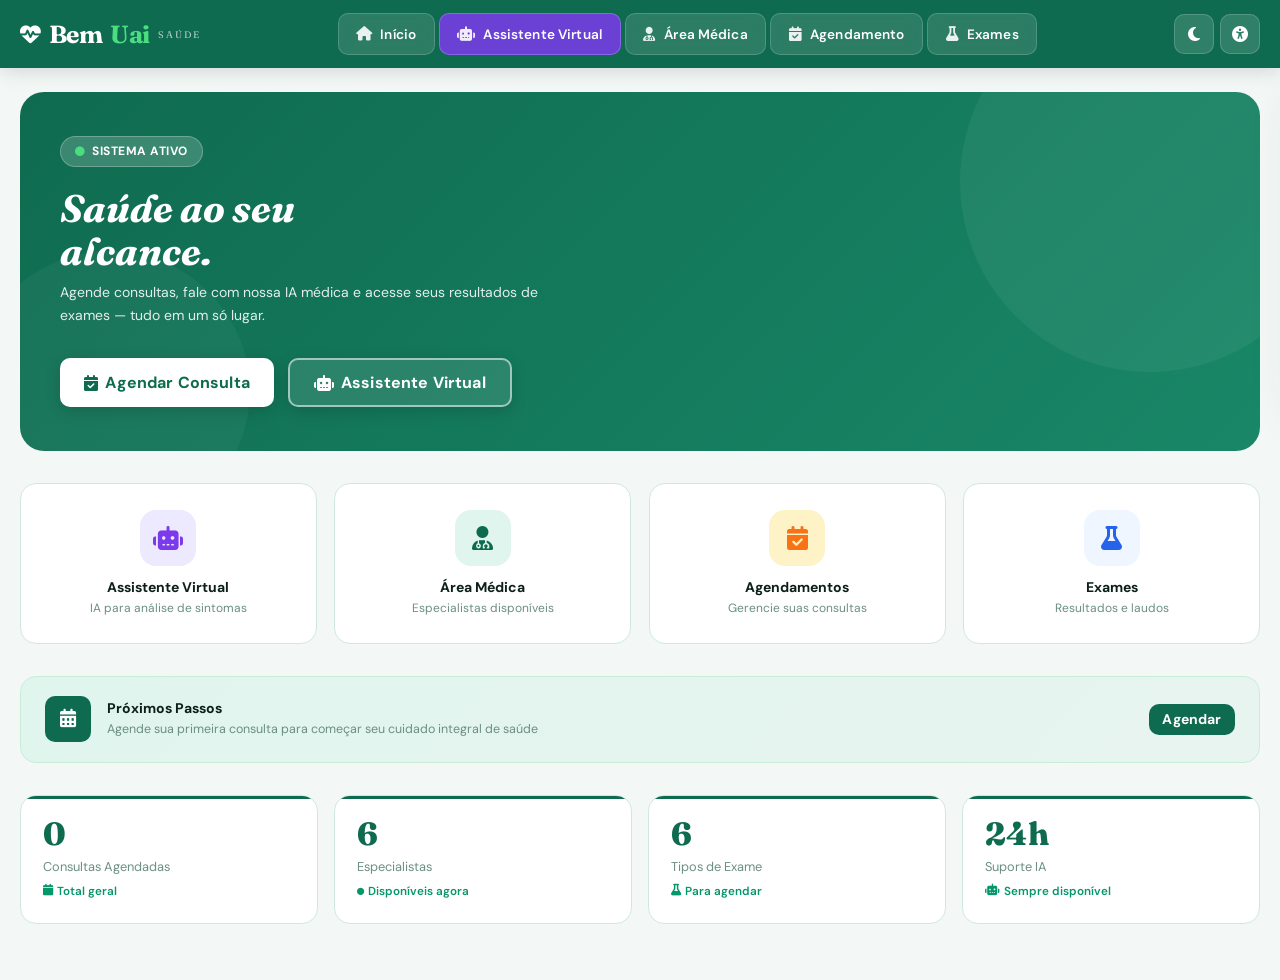
<file: bemUai/index.html>
<!DOCTYPE html>
<html lang="pt-BR" data-theme="light" data-font-size="normal">
<head>
  <meta charset="UTF-8">
  <meta name="viewport" content="width=device-width, initial-scale=1.0">
  <title>BemUai – Saúde ao seu alcance</title>

  <!-- Fontes -->
  <link rel="preconnect" href="https://fonts.googleapis.com">
  <link href="https://fonts.googleapis.com/css2?family=DM+Sans:ital,wght@0,300;0,400;0,500;0,600;0,700;0,800;1,400&family=Fraunces:ital,wght@0,400;0,700;0,900;1,400;1,700&display=swap" rel="stylesheet">
  <link rel="stylesheet" href="https://cdnjs.cloudflare.com/ajax/libs/font-awesome/6.4.0/css/all.min.css">

  <!-- Estilos modularizados -->
  <link rel="stylesheet" href="src/css/tokens.css">
  <link rel="stylesheet" href="src/css/base.css">
  <link rel="stylesheet" href="src/css/components.css">
  <link rel="stylesheet" href="src/css/layout.css">
  <link rel="stylesheet" href="src/css/pages.css">
</head>
<body>

<a class="skip-link" href="#main">Pular para o conteúdo</a>

<!-- ══ A11Y PANEL ══ -->
<div class="a11y-panel" id="a11yPanel" role="dialog" aria-label="Acessibilidade" aria-hidden="true">
  <h3><i class="fas fa-universal-access"></i> Acessibilidade</h3>
  <div class="a11y-row">
    <label for="tglTheme"><i class="fas fa-moon"></i> Modo Escuro</label>
    <label class="tgl"><input type="checkbox" id="tglTheme" onchange="a11y.setTheme(this.checked)"><span class="tgl-s"></span></label>
  </div>
  <div class="a11y-row">
    <label><i class="fas fa-text-height"></i> Tamanho da Fonte</label>
    <div class="a11y-btns">
      <button class="abt on" id="fs-normal" onclick="a11y.setFS('normal')" aria-label="Fonte normal">A</button>
      <button class="abt" id="fs-large"    onclick="a11y.setFS('large')"  aria-label="Fonte grande">A+</button>
      <button class="abt" id="fs-xlarge"   onclick="a11y.setFS('xlarge')" aria-label="Fonte extra grande">A++</button>
    </div>
  </div>
  <div class="a11y-row">
    <label for="tglContrast"><i class="fas fa-adjust"></i> Alto Contraste</label>
    <label class="tgl"><input type="checkbox" id="tglContrast" onchange="a11y.setContrast(this.checked)"><span class="tgl-s"></span></label>
  </div>
  <div class="a11y-row">
    <label for="tglDys"><i class="fas fa-book-open"></i> Fonte Dislexia</label>
    <label class="tgl"><input type="checkbox" id="tglDys" onchange="a11y.setDys(this.checked)"><span class="tgl-s"></span></label>
  </div>
  <div class="a11y-row">
    <label for="tglMotion"><i class="fas fa-wind"></i> Reduzir Animações</label>
    <label class="tgl"><input type="checkbox" id="tglMotion" onchange="a11y.setMotion(this.checked)"><span class="tgl-s"></span></label>
  </div>
</div>

<!-- ══ HEADER ══ -->
<header class="header">
  <div class="hdr-inner">
    <div class="logo" onclick="nav.go('home')" role="link" tabindex="0" aria-label="BemUai início">
      <i class="fas fa-heart-pulse"></i>
      Bem<span class="logo-dot">Uai</span>
      <span class="logo-sub">Saúde</span>
    </div>
    <nav class="hdr-desk" aria-label="Principal">
      <button class="hdr-link" onclick="nav.go('home')"             data-nav="home">      <i class="fas fa-home"></i> Início</button>
      <button class="hdr-link" onclick="auth.auth('virtual')"       data-nav="virtual"    style="background:rgba(124,58,237,.85);border-color:rgba(167,139,250,.5)"><i class="fas fa-robot"></i> Assistente Virtual</button>
      <button class="hdr-link" onclick="auth.auth('services')"      data-nav="services">  <i class="fas fa-user-doctor"></i> Área Médica</button>
      <button class="hdr-link" onclick="auth.auth('agendamento')"   data-nav="agendamento"><i class="fas fa-calendar-check"></i> Agendamento</button>
      <button class="hdr-link" onclick="auth.auth('exames')"        data-nav="exames">    <i class="fas fa-flask"></i> Exames</button>
    </nav>
    <div class="hdr-right">
      <div class="greet-chip" id="greetChip" style="display:none"><i class="fas fa-user-circle"></i><span id="greetName">Olá!</span></div>
      <button class="bi" onclick="a11y.quickTheme()" id="themeBtn" aria-label="Alternar tema"><i class="fas fa-moon"></i></button>
      <button class="bi" onclick="a11y.toggleA11y()" id="a11yBtn" aria-label="Acessibilidade" aria-expanded="false"><i class="fas fa-universal-access"></i></button>
      <div id="hdrAuth" class="hide" style="display:contents">
        <button class="bi" onclick="auth.auth('profile')" aria-label="Meu Perfil"><i class="fas fa-user-circle"></i></button>
        <button class="bi" onclick="auth.logout()"        aria-label="Sair"><i class="fas fa-sign-out-alt"></i></button>
      </div>
    </div>
    <button class="hamburger" id="hamburger" onclick="nav.toggleMobileMenu()" aria-label="Menu" aria-expanded="false">
      <span></span><span></span><span></span>
    </button>
  </div>
</header>

<!-- ══ MOBILE MENU ══ -->
<div class="mobile-menu" id="mobileMenu">
  <div class="mobile-nav-link" onclick="nav.go('home');nav.closeMobileMenu()"><i class="fas fa-home"></i> Início</div>
  <div class="mobile-nav-link" onclick="auth.auth('virtual');nav.closeMobileMenu()"     style="color:#A78BFA"><i class="fas fa-robot"></i> Assistente Virtual</div>
  <div class="mobile-nav-link" onclick="auth.auth('services');nav.closeMobileMenu()">   <i class="fas fa-user-doctor"></i> Área Médica</div>
  <div class="mobile-nav-link" onclick="auth.auth('agendamento');nav.closeMobileMenu()"><i class="fas fa-calendar-check"></i> Agendamento</div>
  <div class="mobile-nav-link" onclick="auth.auth('exames');nav.closeMobileMenu()">     <i class="fas fa-flask"></i> Exames</div>
  <div class="mobile-divider"></div>
  <div id="mobileAuthLinks">
    <div class="mobile-nav-link" onclick="auth.auth('profile');nav.closeMobileMenu()"><i class="fas fa-user-circle"></i> Meu Perfil</div>
    <div class="mobile-nav-link" onclick="auth.logout();nav.closeMobileMenu()" style="color:#F87171"><i class="fas fa-sign-out-alt"></i> Sair</div>
  </div>
  <div id="mobileGuestLink">
    <div class="mobile-nav-link" onclick="auth.showAuth();nav.closeMobileMenu()" style="color:#4ADE80"><i class="fas fa-sign-in-alt"></i> Entrar / Criar Conta</div>
  </div>
</div>

<!-- ══ MAIN ══ -->
<main class="main" id="main" tabindex="-1">

  <!-- HOME -->
  <section id="home" class="section active" aria-label="Início">
    <div class="dash-header">
      <div class="dash-badge"><i class="fas fa-circle"></i> Sistema Ativo</div>
      <p class="dash-greeting" id="dashGreeting" style="opacity:.82;font-size:.9rem;margin-bottom:.4rem;position:relative;z-index:1"></p>
      <h1 class="dash-title">Saúde ao seu<br>alcance.</h1>
      <p class="dash-subtitle">Agende consultas, fale com nossa IA médica e acesse seus resultados de exames — tudo em um só lugar.</p>
      <div class="dash-cta">
        <button class="btn" onclick="auth.auth('agendamento')"><i class="fas fa-calendar-check"></i> Agendar Consulta</button>
        <button class="btn btn-out" onclick="auth.auth('virtual')"><i class="fas fa-robot"></i> Assistente Virtual</button>
      </div>
    </div>
    <div class="quick-grid">
      <div class="qcard qcard-purple" onclick="auth.auth('virtual')"     tabindex="0" role="button"><div class="qcard-icon"><i class="fas fa-robot"></i></div><h4>Assistente Virtual</h4><p>IA para análise de sintomas</p></div>
      <div class="qcard qcard-green"  onclick="auth.auth('services')"    tabindex="0" role="button"><div class="qcard-icon"><i class="fas fa-user-doctor"></i></div><h4>Área Médica</h4><p>Especialistas disponíveis</p></div>
      <div class="qcard qcard-orange" onclick="auth.auth('my-bookings')" tabindex="0" role="button"><div class="qcard-icon"><i class="fas fa-calendar-check"></i></div><h4>Agendamentos</h4><p>Gerencie suas consultas</p></div>
      <div class="qcard qcard-blue"   onclick="auth.auth('exames')"      tabindex="0" role="button"><div class="qcard-icon"><i class="fas fa-flask"></i></div><h4>Exames</h4><p>Resultados e laudos</p></div>
    </div>
    <div class="next-banner">
      <div class="next-icon"><i class="fas fa-calendar-alt"></i></div>
      <div class="next-info"><h4>Próximos Passos</h4><p>Agende sua primeira consulta para começar seu cuidado integral de saúde</p></div>
      <button class="btn btn-sm" onclick="auth.auth('agendamento')">Agendar</button>
    </div>
    <div class="stats-row">
      <div class="stat-card"><div class="stat-num" id="st1">0</div><div class="stat-label">Consultas Agendadas</div><div class="stat-trend"><i class="fas fa-calendar"></i> Total geral</div></div>
      <div class="stat-card"><div class="stat-num">6</div><div class="stat-label">Especialistas</div><div class="stat-trend"><i class="fas fa-circle" style="font-size:.45rem"></i> Disponíveis agora</div></div>
      <div class="stat-card"><div class="stat-num">6</div><div class="stat-label">Tipos de Exame</div><div class="stat-trend"><i class="fas fa-flask"></i> Para agendar</div></div>
      <div class="stat-card"><div class="stat-num">24h</div><div class="stat-label">Suporte IA</div><div class="stat-trend"><i class="fas fa-robot"></i> Sempre disponível</div></div>
    </div>
  </section>

  <!-- ASSISTENTE VIRTUAL -->
  <section id="virtual" class="section" aria-label="Assistência Virtual">
    <div class="sec-head"><h2 class="sec-title"><i class="fas fa-robot" style="color:var(--purple)"></i> Assistência Virtual</h2><p class="sec-sub">Nossa IA analisa seus sintomas — disponível 24 horas</p></div>
    <div class="ai-badge"><i class="fas fa-sparkles"></i> Powered by IA · BemBot v2</div>
    <div class="chat-wrap" role="region" aria-label="Chat assistente">
      <div class="chat-hdr">
        <div class="bot-avatar" aria-hidden="true"><i class="fas fa-robot"></i></div>
        <div class="chat-hdr-info"><h3>BemBot</h3><p><span class="online-dot"></span> Online · Respondendo em segundos</p></div>
        <button class="bi" onclick="chat.initChat()" aria-label="Reiniciar" style="margin-left:auto"><i class="fas fa-rotate-right"></i></button>
      </div>
      <div class="chat-body" id="chatBody" aria-live="polite"></div>
      <div class="chat-input-area">
        <input class="chat-input" id="chatInput" type="text" placeholder="Descreva seus sintomas…" aria-label="Mensagem" onkeydown="if(event.key==='Enter')chat.sendChat()">
        <button class="chat-send" onclick="chat.sendChat()" aria-label="Enviar"><i class="fas fa-paper-plane"></i></button>
      </div>
    </div>
  </section>

  <!-- PROFISSIONAIS -->
  <section id="services" class="section" aria-label="Área Médica">
    <div class="sec-head"><h2 class="sec-title">Área Médica</h2><p class="sec-sub">Escolha o especialista ideal para o seu cuidado</p></div>
    <div class="search-bar" role="search"><i class="fas fa-search"></i><input type="search" id="searchInput" placeholder="Buscar por nome, especialidade…" oninput="profs.renderProfs()" aria-label="Buscar profissional"></div>
    <div class="cats" role="list" id="catList">
      <div class="cat active" data-c="all"        onclick="profs.setCat('all')"        role="listitem" tabindex="0"><i class="fas fa-grip"></i> Todos</div>
      <div class="cat" data-c="psicologia"        onclick="profs.setCat('psicologia')" role="listitem" tabindex="0"><i class="fas fa-brain"></i> Psicologia</div>
      <div class="cat" data-c="fisioterapia"      onclick="profs.setCat('fisioterapia')" role="listitem" tabindex="0"><i class="fas fa-person-walking"></i> Fisioterapia</div>
      <div class="cat" data-c="massagem"          onclick="profs.setCat('massagem')"   role="listitem" tabindex="0"><i class="fas fa-spa"></i> Massagem</div>
      <div class="cat" data-c="nutricao"          onclick="profs.setCat('nutricao')"   role="listitem" tabindex="0"><i class="fas fa-apple-whole"></i> Nutrição</div>
      <div class="cat" data-c="personal"          onclick="profs.setCat('personal')"   role="listitem" tabindex="0"><i class="fas fa-dumbbell"></i> Personal</div>
      <div class="cat" data-c="neurologia"        onclick="profs.setCat('neurologia')" role="listitem" tabindex="0"><i class="fas fa-brain"></i> Neurologia</div>
    </div>
    <div class="prof-grid" id="profGrid" aria-live="polite"></div>
  </section>

  <!-- PROF DETAIL -->
  <section id="prof-detail" class="section" aria-label="Detalhes do profissional">
    <button class="back-btn" onclick="nav.go('services')"><i class="fas fa-arrow-left"></i> Voltar</button>
    <div id="profDetailContent"></div>
  </section>

  <!-- AGENDAMENTO -->
  <section id="agendamento" class="section" aria-label="Agendar consulta">
    <button class="back-btn" id="bookBackBtn" onclick="nav.goBookBack(profs.getCurProf())"><i class="fas fa-arrow-left"></i> Voltar</button>
    <div class="sec-head"><h2 class="sec-title">Agendar Consulta</h2><p class="sec-sub">Escolha data, horário e profissional</p></div>
    <div id="bookProfInfo"></div>
    <div class="booking-layout">
      <div>
        <div class="book-card">
          <h3><i class="fas fa-calendar"></i> Selecione a Data</h3>
          <div class="cal-nav">
            <button class="cal-nav-btn" onclick="cal.calPrev()" aria-label="Mês anterior"><i class="fas fa-chevron-left"></i></button>
            <span id="calMonthLabel" style="font-family:var(--fh)"></span>
            <button class="cal-nav-btn" onclick="cal.calNext()" aria-label="Próximo mês"><i class="fas fa-chevron-right"></i></button>
          </div>
          <div class="cal-grid" id="calGrid" role="grid"></div>
        </div>
        <div class="book-card" style="margin-top:1.1rem">
          <h3><i class="fas fa-clock"></i> Horários Disponíveis</h3>
          <div id="timePlaceholder" style="color:var(--t3);font-size:var(--fs-s);padding:.5rem 0"><i class="fas fa-info-circle"></i> Selecione uma data para ver os horários</div>
          <div class="time-grid" id="timeGrid" role="listbox" style="display:none"></div>
        </div>
      </div>
      <div>
        <div class="book-card">
          <h3><i class="fas fa-user-doctor"></i> Profissional e Dados</h3>
          <div class="field">
            <label for="bkSpec">Especialidade</label>
            <select id="bkSpec" onchange="cal.updateProfFromSpec()">
              <option value="">Selecionar especialidade…</option>
              <option value="psicologia">Psicologia</option>
              <option value="fisioterapia">Fisioterapia</option>
              <option value="massagem">Massagem Terapêutica</option>
              <option value="nutricao">Nutrição</option>
              <option value="personal">Personal Trainer</option>
              <option value="neurologia">Neurologia</option>
            </select>
          </div>
          <div class="field"><label>Profissional Disponível</label><div id="availProfs" style="display:flex;flex-direction:column;gap:.5rem"></div></div>
          <div class="field"><label for="bkModality">Modalidade</label><select id="bkModality"><option value="presencial">Presencial</option><option value="online">Online (Videochamada)</option></select></div>
          <div class="field"><label for="bkNotes">Observações (opcional)</label><input type="text" id="bkNotes" placeholder="Algo que o profissional deva saber…"></div>
          <div id="bkSummary" style="display:none" class="field"><label>Resumo</label><div id="bkSummaryContent" style="background:var(--inp);border:1.5px solid var(--bdr);border-radius:var(--r1);padding:1rem;font-size:var(--fs-s);line-height:1.85"></div></div>
          <button class="btn btn-full" onclick="cal.confirmBooking()" style="margin-top:.5rem"><i class="fas fa-check-circle"></i> Confirmar Agendamento</button>
        </div>
      </div>
    </div>
  </section>

  <!-- CONFIRMAÇÃO -->
  <section id="book-confirm" class="section" aria-label="Agendamento confirmado" aria-live="polite">
    <div class="confirm-box" role="status">
      <div class="confirm-icon" aria-hidden="true"><i class="fas fa-check"></i></div>
      <h2>Agendamento Confirmado!</h2>
      <p>Sua consulta foi agendada com sucesso 🎉</p>
      <div class="confirm-whatsapp-note"><i class="fab fa-whatsapp"></i><span>Uma mensagem foi enviada para o telefone cadastrado.</span></div>
      <div class="confirm-details" id="confirmDetails"></div>
      <button class="btn" onclick="nav.go('my-bookings')"><i class="fas fa-calendar-check"></i> Ver Meus Agendamentos</button>
      <button class="btn btn-out" onclick="nav.go('home')" style="margin-top:.6rem;border-color:rgba(255,255,255,.5);color:white"><i class="fas fa-home"></i> Voltar ao Início</button>
    </div>
  </section>

  <!-- EXAMES -->
  <section id="exames" class="section" aria-label="Exames">
    <div class="sec-head"><h2 class="sec-title">Exames</h2><p class="sec-sub">Agende exames e baixe seus laudos médicos</p></div>
    <div class="exam-filter-row">
      <button class="cat active" data-ef="all"         onclick="exams.setExamFilter('all')">        <i class="fas fa-grip"></i> Todos</button>
      <button class="cat"        data-ef="laboratorio" onclick="exams.setExamFilter('laboratorio')"><i class="fas fa-flask"></i> Laboratório</button>
      <button class="cat"        data-ef="imagem"      onclick="exams.setExamFilter('imagem')">    <i class="fas fa-x-ray"></i> Imagem</button>
      <button class="cat"        data-ef="cardiologia" onclick="exams.setExamFilter('cardiologia')"><i class="fas fa-heart-pulse"></i> Cardiologia</button>
    </div>
    <div class="exam-grid" id="examGrid" style="margin-bottom:2rem"></div>
    <div class="sec-head"><h3 class="sec-title" style="font-size:var(--fs-l)">Meus Resultados</h3><p class="sec-sub">Clique em "Ver Laudo" para baixar o documento</p></div>
    <div style="background:var(--card);border:1.5px solid var(--bdr);border-radius:var(--r2);overflow:hidden">
      <table class="exam-result-table" aria-label="Resultados de exames">
        <thead><tr><th>Exame</th><th>Data</th><th>Instituição</th><th>Status</th><th>Ação</th></tr></thead>
        <tbody id="examResultTable"></tbody>
      </table>
    </div>
  </section>

  <!-- AGENDAMENTOS -->
  <section id="my-bookings" class="section" aria-label="Meus agendamentos">
    <div class="sec-head"><h2 class="sec-title">Meus Agendamentos</h2><p class="sec-sub">Gerencie todas as suas consultas</p></div>
    <div class="bookings-list" id="bookingsList" aria-live="polite"></div>
  </section>

  <!-- PERFIL -->
  <section id="profile" class="section" aria-label="Meu perfil">
    <div class="profile-page">
      <div class="profile-banner">
        <div class="p-avatar"><i class="fas fa-user"></i></div>
        <h2 class="p-name" id="pName">Usuário</h2>
        <p class="p-email" id="pEmail">usuario@email.com</p>
      </div>
      <div class="prof-stats">
        <div class="pstat"><div class="pstat-num" id="ps1">0</div><div class="pstat-label">Consultas</div></div>
        <div class="pstat"><div class="pstat-num" id="ps2">0</div><div class="pstat-label">Confirmadas</div></div>
        <div class="pstat"><div class="pstat-num" id="ps3">0</div><div class="pstat-label">Canceladas</div></div>
      </div>
      <div class="profile-card">
        <h3><i class="fas fa-circle-info"></i> Informações Pessoais</h3>
        <ul class="info-list" style="list-style:none">
          <li><i class="fas fa-user"></i><span id="piName" style="color:var(--t1);font-weight:600">—</span></li>
          <li><i class="fas fa-id-card"></i><span id="piCpf" style="color:var(--t1);font-weight:600">—</span></li>
          <li><i class="fas fa-phone"></i><span id="piPhone" style="color:var(--t1);font-weight:600">—</span></li>
          <li><i class="fas fa-envelope"></i><span id="piEmail" style="color:var(--t1);font-weight:600">—</span></li>
          <li><i class="fas fa-calendar-alt"></i><span id="piSince" style="color:var(--t3)">Membro desde —</span></li>
        </ul>
      </div>
      <div class="profile-card">
        <h3><i class="fas fa-sliders"></i> Preferências de Acessibilidade</h3>
        <div class="pref-row"><span><i class="fas fa-moon"></i> Modo Escuro</span><label class="tgl"><input type="checkbox" id="profileTheme" onchange="a11y.setTheme(this.checked)"><span class="tgl-s"></span></label></div>
        <div class="pref-row"><span><i class="fas fa-adjust"></i> Alto Contraste</span><label class="tgl"><input type="checkbox" id="profileContrast" onchange="a11y.setContrast(this.checked)"><span class="tgl-s"></span></label></div>
        <div class="pref-row"><span><i class="fas fa-book-open"></i> Fonte Dislexia</span><label class="tgl"><input type="checkbox" id="profileDys" onchange="a11y.setDys(this.checked)"><span class="tgl-s"></span></label></div>
        <div class="pref-row"><span><i class="fas fa-wind"></i> Reduzir Animações</span><label class="tgl"><input type="checkbox" id="profileMotion" onchange="a11y.setMotion(this.checked)"><span class="tgl-s"></span></label></div>
      </div>
      <button class="btn btn-out btn-full" onclick="auth.logout()" style="margin-top:.5rem"><i class="fas fa-sign-out-alt"></i> Sair da Conta</button>
    </div>
  </section>

</main>

<!-- ══ BOTTOM NAV ══ -->
<nav class="bnav" aria-label="Navegação principal">
  <button class="ni active" onclick="nav.go('home')"            data-s="home"        aria-label="Início"><i class="fas fa-home"></i><span>Início</span></button>
  <button class="ni"        onclick="auth.auth('virtual')"      data-s="virtual"     aria-label="Assistente"><i class="fas fa-robot"></i><span>Bot</span></button>
  <button class="ni"        onclick="auth.auth('services')"     data-s="services"    aria-label="Médicos"><i class="fas fa-user-doctor"></i><span>Médicos</span></button>
  <button class="ni"        onclick="auth.auth('agendamento')"  data-s="agendamento" aria-label="Agendar"><i class="fas fa-calendar-check"></i><span>Agendar</span></button>
  <button class="ni"        onclick="auth.auth('exames')"       data-s="exames"      aria-label="Exames"><i class="fas fa-flask"></i><span>Exames</span></button>
</nav>

<!-- ══ TOAST ══ -->
<div id="toast-cnt" aria-live="assertive"></div>

<!-- ══ AUTH MODAL ══ -->
<div class="overlay" id="authModal" role="dialog" aria-modal="true" aria-labelledby="authTitle">
  <div class="modal">
    <button class="modal-close" onclick="auth.hideAuth()" aria-label="Fechar"><i class="fas fa-times"></i></button>
    <div style="text-align:center;margin-bottom:.5rem"><i class="fas fa-heart-pulse" style="font-size:2rem;color:var(--p)"></i></div>
    <h2 id="authTitle">Bem-vindo ao BemUai</h2>
    <p class="modal-sub" id="authSub">Entre para agendar consultas e muito mais</p>
    <form id="authForm" onsubmit="auth.handleAuth(event)" novalidate>
      <div id="nameField" style="display:none">
        <div class="field"><label for="authName">Nome Completo *</label><input type="text" id="authName" placeholder="Seu nome completo" autocomplete="name"><div class="field-error" id="nameErr">Preencha seu nome completo</div></div>
        <div class="field"><label for="authCpf">CPF *</label><input type="text" id="authCpf" placeholder="000.000.000-00" maxlength="14" oninput="auth.maskCPF(this)"><div class="field-note"><i class="fas fa-lock"></i> Seus dados são protegidos</div><div class="field-error" id="cpfErr">CPF inválido</div></div>
        <div class="field"><label for="authPhone">Telefone / WhatsApp *</label><input type="tel" id="authPhone" placeholder="(31) 99999-9999" maxlength="15" oninput="auth.maskPhone(this)"><div class="field-note"><i class="fab fa-whatsapp" style="color:#25D366"></i> Confirmações serão enviadas aqui</div><div class="field-error" id="phoneErr">Telefone inválido</div></div>
      </div>
      <div class="field"><label for="authEmail">E-mail *</label><input type="email" id="authEmail" placeholder="seu@email.com" required autocomplete="email"><div class="field-error" id="emailErr">E-mail inválido</div></div>
      <div class="field"><label for="authPass">Senha *</label><input type="password" id="authPass" placeholder="Mínimo 6 caracteres" required oninput="auth.checkPwd(this.value)"><div class="pwd-strength" id="pwdStr"><div class="pwd-bar" id="pwdBar"></div></div><div class="pwd-label" id="pwdLabel" style="color:var(--t3)"></div><div class="field-error" id="passErr">Senha deve ter mínimo 6 caracteres</div></div>
      <div id="confirmPassField" style="display:none"><div class="field"><label for="authPassConfirm">Confirmar Senha *</label><input type="password" id="authPassConfirm" placeholder="Repita a senha"><div class="field-error" id="passConfirmErr">Senhas não coincidem</div></div></div>
      <button type="submit" class="btn"><i class="fas fa-sign-in-alt"></i><span id="authBtnTxt">Entrar</span></button>
    </form>
    <div class="divider">ou</div>
    <div class="modal-foot"><span id="authFootTxt">Não tem conta?</span> <a onclick="auth.toggleAuth()" tabindex="0">Criar conta gratuita</a></div>
  </div>
</div>

<!-- ══ LAUDO MODAL ══ -->
<div class="overlay" id="laudoModal" role="dialog" aria-modal="true" aria-labelledby="laudoTitle">
  <div class="modal" style="max-width:520px">
    <button class="modal-close" onclick="exams.hideLaudo()" aria-label="Fechar"><i class="fas fa-times"></i></button>
    <h2 id="laudoTitle">Laudo Médico</h2>
    <p class="modal-sub">Visualize e baixe o laudo completo</p>
    <div id="laudoContent"></div>
    <button class="btn btn-full" onclick="exams.downloadLaudo()" id="laudoDownloadBtn"><i class="fas fa-download"></i> Baixar Laudo (.txt)</button>
  </div>
</div>

<!-- ══ APP ENTRYPOINT ══ -->
<script type="module">
  import * as authMod  from './src/js/auth.js';
  import * as navMod   from './src/js/navigation.js';
  import * as a11yMod  from './src/js/a11y.js';
  import * as chatMod  from './src/js/chat.js';
  import * as profsMod from './src/js/professionals.js';
  import * as calMod   from './src/js/booking-calendar.js';
  import * as examsMod from './src/js/exams.js';
  import * as bkMod    from './src/js/bookings.js';

  /* Expõe módulos globalmente para callbacks inline do HTML */
  window.auth  = authMod;
  window.nav   = navMod;
  window.a11y  = a11yMod;
  window.chat  = chatMod;
  window.profs = profsMod;
  window.cal   = calMod;
  window.exams = examsMod;

  /* Inicialização */
  a11yMod.loadA11y();
  authMod.loadUser();
  profsMod.renderProfs();
  examsMod.renderExams();
  examsMod.renderExamResults();
  calMod.buildCal();
  chatMod.initChat();

  const h = new Date().getHours();
  document.getElementById('dashGreeting').textContent = h<12 ? 'Bom dia 👋' : h<18 ? 'Boa tarde 👋' : 'Boa noite 👋';

  /* Fecha painéis ao clicar fora */
  document.addEventListener('click', e => {
    const p = document.getElementById('a11yPanel'), b = document.getElementById('a11yBtn');
    if (p.classList.contains('open') && !p.contains(e.target) && !b.contains(e.target)) a11yMod.closeA11y();
    const mm = document.getElementById('mobileMenu'), hb = document.getElementById('hamburger');
    if (mm.classList.contains('open') && !mm.contains(e.target) && !hb.contains(e.target)) navMod.closeMobileMenu();
  });
  document.addEventListener('keydown', e => {
    if (e.key === 'Escape') { authMod.hideAuth(); examsMod.hideLaudo(); a11yMod.closeA11y(); navMod.closeMobileMenu(); }
  });
  document.getElementById('authModal').addEventListener('click',  e => { if (e.target.id === 'authModal')  authMod.hideAuth(); });
  document.getElementById('laudoModal').addEventListener('click', e => { if (e.target.id === 'laudoModal') examsMod.hideLaudo(); });
</script>
</body>
</html>
</file>
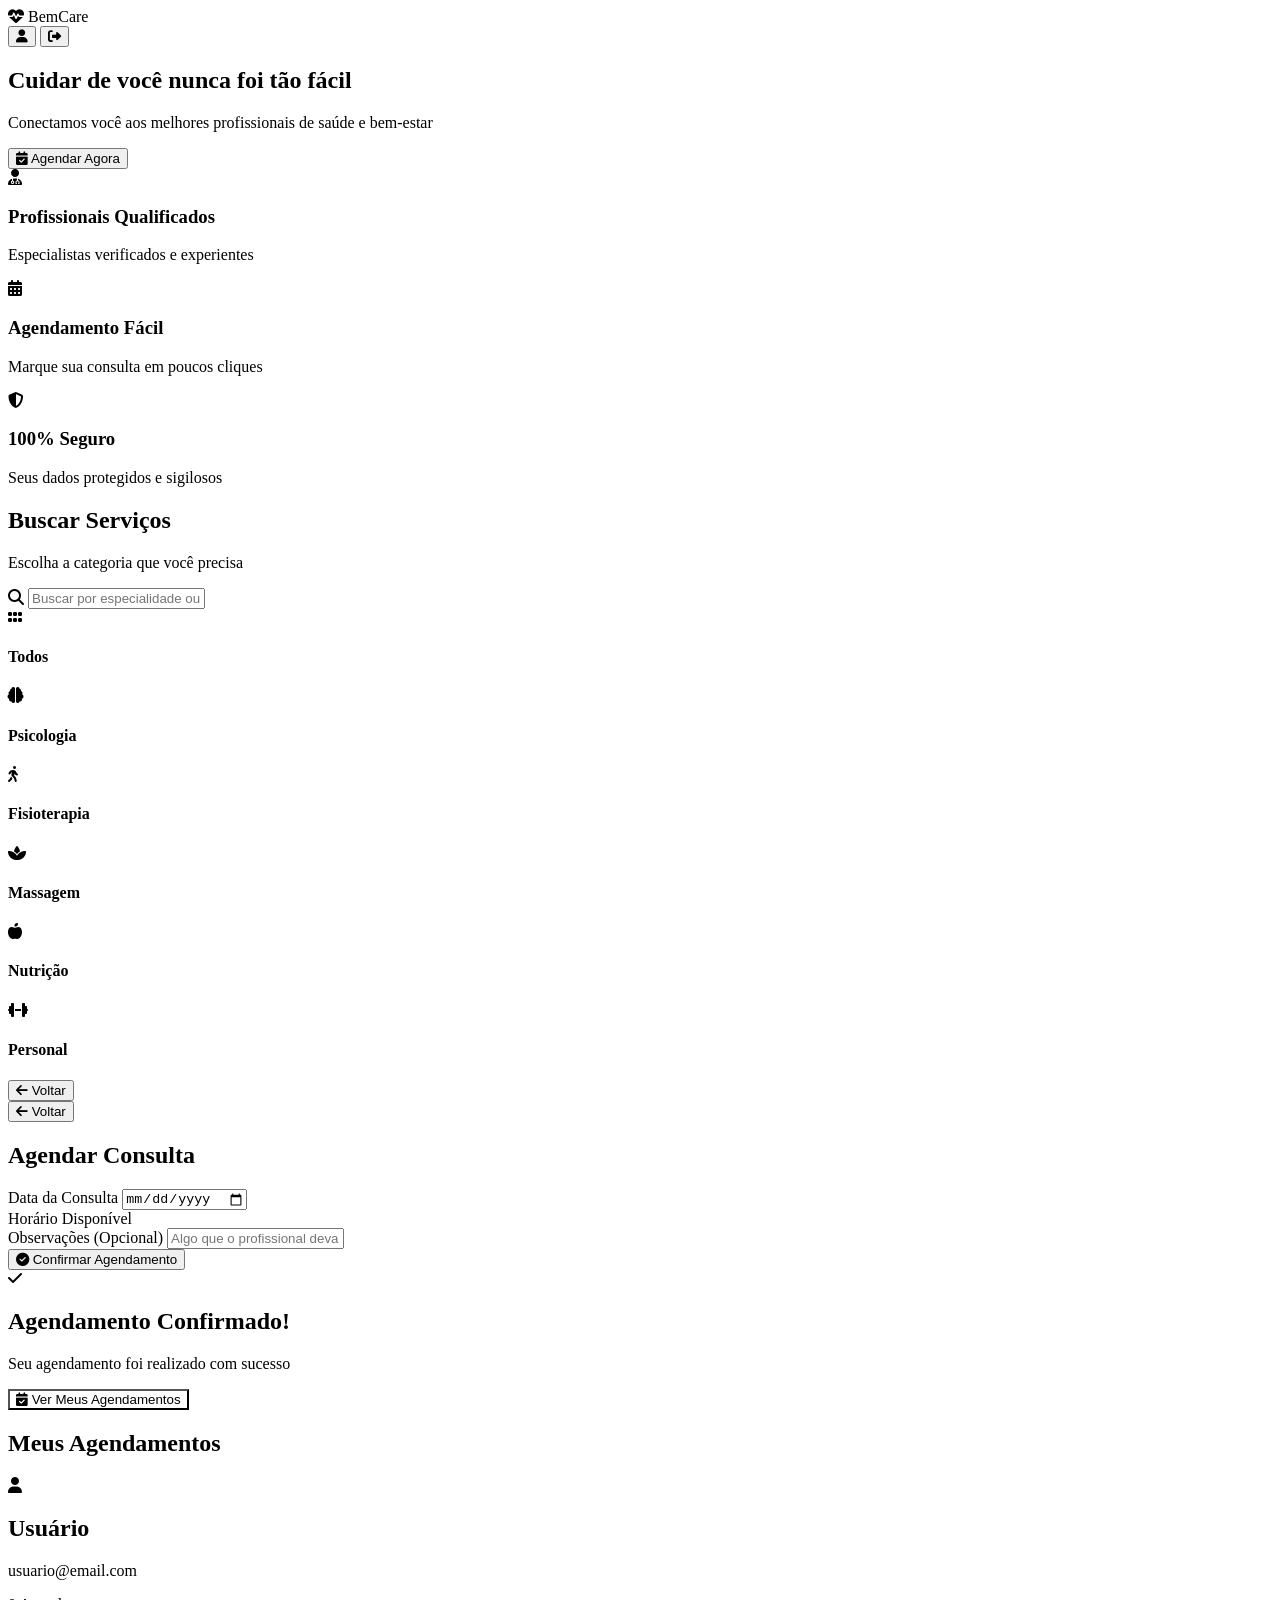
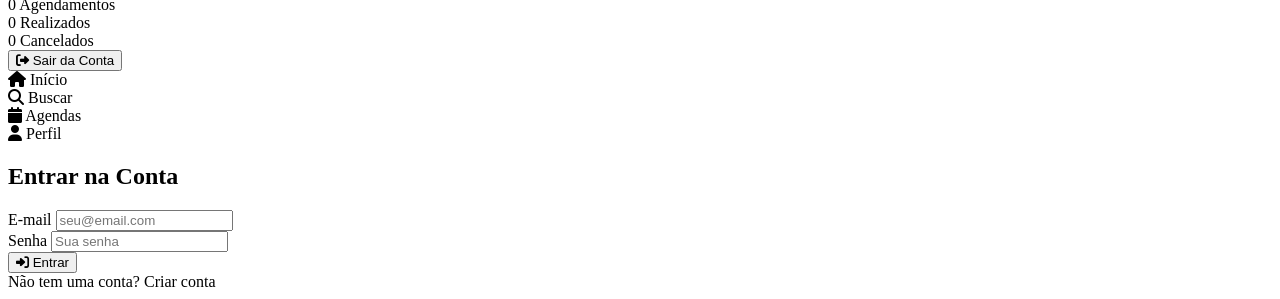
<file: una-projeto/index.html>
<!DOCTYPE html>
<html lang="pt-BR">
<head>
    <meta charset="UTF-8">
    <meta name="viewport" content="width=device-width, initial-scale=1.0">
    <title>BemCare - Agendamento de Serviços de Autocuidado</title>
    <link rel="stylesheet" href="https://cdnjs.cloudflare.com/ajax/libs/font-awesome/6.4.0/css/all.min.css">
    <body>
    <header class="header">
        <div class="header-content"> 
            <div class="logo"> 
                <i class="fas fa-heart-pulse"></i> 
                <span>BemCare</span>
            </div>
            <div class="header-actions hide" id="headerAction">
                <button class="btn-header" onclick="showSection('profile')">
                    <i class="fas fa-user"></i>
                </button>
                <button class="btn-header" onclick="logout()">
                    <i class="fas fa-sign-out-alt"></i>
                </button>
            </div>
        </div>
    </header>

    <main class="main-content">
        <section id="home" class="section active">
            <div class="hero">
                <h1>Cuidar de você nunca foi tão fácil</h1>
                <p>Conectamos você aos melhores profissionais de saúde e bem-estar</p>
                <button class="btn" onclick="checkAuthAndNavigate('services')">
                    <i class="fas fa-calendar-check"></i>
                    Agendar Agora
                </button>
            </div>

            <div class="highlights">
                <div class="highlight-card">
                    <i class="fas fa-user-doctor"></i>
                    <h3>Profissionais Qualificados</h3>
                    <p>Especialistas verificados e experientes</p>
                </div>
                <div class="highlight-card">
                    <i class="fas fa-calendar-days"></i>
                    <h3>Agendamento Fácil</h3>
                    <p>Marque sua consulta em poucos cliques</p>
                </div>
                <div class="highlight-card">
                    <i class="fas fa-shield-halved"></i>
                    <h3>100% Seguro</h3>
                    <p>Seus dados protegidos e sigilosos</p>
                </div>
            </div>
        </section>

        <section id="services" class="section">
            <h2 class="section-title">Buscar Serviços</h2>
            <p class="section-subtitle">Escolha a categoria que você precisa</p>

            <div class="search-bar">
                <i class="fas fa-search"></i>
                <input type="text" id="searchInput" placeholder="Buscar por especialidade ou profissional..." oninput="filterProfessionals()">
            </div>

            <div class="categories-grid">
                <div class="category-card" data-category="all" onclick="filterByCategory('all')">
                    <i class="fas fa-grip"></i>
                    <h4>Todos</h4>
                </div>
                <div class="category-card" data-category="psicologia" onclick="filterByCategory('psicologia')">
                    <i class="fas fa-brain"></i>
                    <h4>Psicologia</h4>
                </div>
                <div class="category-card" data-category="fisioterapia" onclick="filterByCategory('fisioterapia')">
                    <i class="fas fa-person-walking"></i>
                    <h4>Fisioterapia</h4>
                </div>
                <div class="category-card" data-category="massagem" onclick="filterByCategory('massagem')">
                    <i class="fas fa-spa"></i>
                    <h4>Massagem</h4>
                </div>
                <div class="category-card" data-category="nutricao" onclick="filterByCategory('nutricao')">
                    <i class="fas fa-apple-whole"></i>
                    <h4>Nutrição</h4>
                </div>
                <div class="category-card" data-category="personal" onclick="filterByCategory('personal')">
                    <i class="fas fa-dumbbell"></i>
                    <h4>Personal</h4>
                </div>
            </div>

            <div class="professionals-list" id="professionalsList"></div>
        </section>

        <section id="professional-detail" class="section">
            <button class="back-btn" onclick="showSection('services')">
                <i class="fas fa-arrow-left"></i>
                Voltar
            </button>
            <div id="professionalDetailContent"></div>
        </section>

        <section id="booking" class="section">
            <button class="back-btn" onclick="backToProfessionalDetail()">
                <i class="fas fa-arrow-left"></i>
                Voltar
            </button>

            <h2 class="section-title">Agendar Consulta</h2>
            
            <div class="booking-form">
                <div id="bookingProfessionalInfo"></div>
                
                <div class="form-group">
                    <label>Data da Consulta</label>
                    <input type="date" id="bookingDate" onchange="generateTimeSlots()">
                </div>

                <div class="form-group">
                    <label>Horário Disponível</label>
                    <div class="time-slots" id="timeSlots"></div>
                </div>

                <div class="form-group">
                    <label>Observações (Opcional)</label>
                    <input type="text" id="bookingNotes" placeholder="Algo que o profissional deva saber...">
                </div>

                <button class="btn" onclick="confirmBooking()">
                    <i class="fas fa-check-circle"></i>
                    Confirmar Agendamento
                </button>
            </div>
        </section>

        <section id="booking-confirmation" class="section">
            <div class="confirmation-box">
                <div class="confirmation-icon">
                    <i class="fas fa-check"></i>
                </div>
                <h2>Agendamento Confirmado!</h2>
                <p>Seu agendamento foi realizado com sucesso</p>
                
                <div class="confirmation-details" id="confirmationDetails"></div>

                <button class="btn" style="background: white; color: var(--primary);" onclick="showSection('my-bookings')">
                    <i class="fas fa-calendar-check"></i>
                    Ver Meus Agendamentos
                </button>
            </div>
        </section>

        <section id="my-bookings" class="section">
            <h2 class="section-title">Meus Agendamentos</h2>
            <div class="bookings-list" id="bookingsList"></div>
        </section>

        <section id="profile" class="section">
            <div class="user-profile">
                <div class="user-avatar">
                    <i class="fas fa-user"></i>
                </div>
                <div class="user-info">
                    <h2 id="userName">Usuário</h2>
                    <p id="userEmail">usuario@email.com</p>
                </div>

                <div class="user-stats">
                    <div class="stat-item">
                        <span class="stat-number" id="totalBookings">0</span>
                        <span class="stat-label">Agendamentos</span>
                    </div>
                    <div class="stat-item">
                        <span class="stat-number" id="completedBookings">0</span>
                        <span class="stat-label">Realizados</span>
                    </div>
                    <div class="stat-item">
                        <span class="stat-number" id="cancelledBookings">0</span>
                        <span class="stat-label">Cancelados</span>
                    </div>
                </div>

                <button class="btn btn-secondary" onclick="logout()">
                    <i class="fas fa-sign-out-alt"></i>
                    Sair da Conta
                </button>
            </div>
        </section>
    </main>

    <nav class="bottom-nav">
        <div class="nav-item active" onclick="showSection('home')" data-section="home">
            <i class="fas fa-home"></i>
            <span>Início</span>
        </div>
        <div class="nav-item" onclick="checkAuthAndNavigate('services')" data-section="services">
            <i class="fas fa-search"></i>
            <span>Buscar</span>
        </div>
        <div class="nav-item" onclick="checkAuthAndNavigate('my-bookings')" data-section="my-bookings">
            <i class="fas fa-calendar"></i>
            <span>Agendas</span>
        </div>
        <div class="nav-item" onclick="checkAuthAndNavigate('profile')" data-section="profile">
            <i class="fas fa-user"></i>
            <span>Perfil</span>
        </div>
    </nav>

    <div class="modal-overlay" id="authModal">
        <div class="modal">
            <h2 id="authTitle">Entrar na Conta</h2>
            <form id="authForm" onsubmit="handleAuth(event)">
                <div class="form-group" id="nameGroup" style="display: none;">
                    <label>Nome Completo</label>
                    <input type="text" id="authName" placeholder="Seu nome completo">
                </div>
                <div class="form-group">
                    <label>E-mail</label>
                    <input type="email" id="authEmail" placeholder="seu@email.com" required>
                </div>
                <div class="form-group">
                    <label>Senha</label>
                    <input type="password" id="authPassword" placeholder="Sua senha" required>
                </div>
                <button type="submit" class="btn">
                    <i class="fas fa-sign-in-alt"></i>
                    <span id="authButtonText">Entrar</span>
                </button>
            </form>
            <div class="modal-footer">
                <span id="authFooterText">Não tem uma conta?</span>
                <a onclick="toggleAuthMode()">Criar conta</a>
            </div>
        </div>
    </div>
</body>
</file>
<file: bemUai/src/css/tokens.css>
/* ═══════════════════════════════════════════════
   DESIGN TOKENS — BemUai
   Paleta de cores, tipografia, espaçamento e sombras
═══════════════════════════════════════════════ */

:root {
  /* ── Cores Primárias ── */
  --p:    #0F6B4F;
  --p2:   #1A8C69;
  --p3:   #E0F5EE;
  --p4:   #c7edd9;
 
  /* ── Cores de Destaque ── */
  --acc:  #F97316;
  --acc2: #FEF3C7;

  /* ── Cores Complementares ── */
  --blue:    #2563EB;
  --blue2:   #EFF6FF;
  --purple:  #7C3AED;
  --purple2: #EDE9FE;

  /* ── Fundos ── */
  --bg:   #F3F7F5;
  --bg2:  #EAF2ED;
  --card: #FFFFFF;
  --inp:  #F0F5F2;
  --nav:  #FFFFFF;

  /* ── Tipografia ── */
  --t1:   #0C1F18;
  --t2:   #2A4A3C;
  --t3:   #6B8F80;
  --inv:  #FFFFFF;

  /* ── Bordas e Sombras ── */
  --bdr:  #D0E8DC;
  --s1:   0 1px 4px rgba(15,107,79,.06);
  --s2:   0 4px 20px rgba(15,107,79,.10);
  --s3:   0 16px 56px rgba(15,107,79,.15);
  --s4:   0 2px 8px rgba(15,107,79,.08);

  /* ── Status ── */
  --ok:   #059669;
  --warn: #D97706;
  --err:  #DC2626;

  /* ── Bordas Arredondadas ── */
  --r1: 10px;
  --r2: 16px;
  --r3: 24px;
  --r4: 36px;

  /* ── Transição Global ── */
  --tr: .22s cubic-bezier(.4,0,.2,1);

  /* ── Fontes ── */
  --fh: 'Fraunces', serif;
  --fb: 'DM Sans', sans-serif;

  /* ── Layout ── */
  --nav-h:  68px;
  --bnav-h: 72px;
}

/* ══ TEMA ESCURO ══ */
[data-theme="dark"] {
  --p: #10B981; --p2: #34D399; --p3: #063D2B; --p4: #0A2E20;
  --acc: #FB923C; --acc2: #3D2100;
  --bg: #090F0C; --bg2: #0E1912; --card: #111D16; --inp: #182618; --nav: #0C1710;
  --t1: #E6F4EE; --t2: #9DC4B0; --t3: #5A7A6A;
  --bdr: #1A3324; --inv: #0C1710;
  --s1: 0 1px 4px rgba(0,0,0,.4);
  --s2: 0 4px 20px rgba(0,0,0,.5);
  --s3: 0 16px 56px rgba(0,0,0,.6);
  --blue2: #1A2E4A; --purple2: #1E1533;
}

/* ══ TAMANHOS DE FONTE ══ */
[data-font-size="normal"] { --fs: 1rem;    --fs-s:.875rem; --fs-l:1.125rem; --fs-xl:1.5rem;  --fs-h:2.4rem }
[data-font-size="large"]  { --fs: 1.1rem;  --fs-s:.975rem; --fs-l:1.25rem;  --fs-xl:1.7rem;  --fs-h:2.7rem }
[data-font-size="xlarge"] { --fs: 1.2rem;  --fs-s:1.05rem; --fs-l:1.35rem;  --fs-xl:1.9rem;  --fs-h:3rem }
</file>
<file: bemUai/src/css/base.css>
/* ═══════════════════════════════════════════════
   BASE — Reset, Tipografia & Animações
═══════════════════════════════════════════════ */

/* ── Reset ── */  
*,*::before,*::after { box-sizing:border-box; margin:0; padding:0 }
html { scroll-behavior:smooth; -webkit-text-size-adjust:100% }
body {
  font-family: var(--fb);
  font-size: var(--fs, 1rem);
  background: var(--bg);
  color: var(--t2);
  line-height: 1.65;
  overflow-x: hidden;
  padding-bottom: var(--bnav-h);
  transition: background var(--tr), color var(--tr);
}
h1,h2,h3,h4 { font-family: var(--fh); color: var(--t1); line-height: 1.15 }
button { cursor:pointer; font-family:inherit }
input, select, textarea { font-family:inherit }
img { display:block; max-width:100% }
a { color: var(--p); text-decoration:none }

/* ── Foco Visível (Acessibilidade) ── */
:focus-visible {
  outline: 2.5px solid var(--acc);
  outline-offset: 3px;
  border-radius: 4px;
}

/* ── Skip Link ── */
.skip-link {
  position:fixed; top:-100px; left:50%; transform:translateX(-50%);
  background:var(--acc); color:#fff; padding:.5rem 1.4rem;
  border-radius:0 0 var(--r1) var(--r1);
  font-weight:700; z-index:99999; text-decoration:none; transition:top .2s;
}
.skip-link:focus { top:0 }

/* ── Animações ── */
@keyframes fadeUp    { from{opacity:0;transform:translateY(20px)}  to{opacity:1;transform:translateY(0)} }
@keyframes fadeIn    { from{opacity:0}                              to{opacity:1} }
@keyframes scaleIn   { from{opacity:0;transform:scale(.94)}         to{opacity:1;transform:scale(1)} }
@keyframes toastIn   { from{transform:translateX(130%);opacity:0}   to{transform:translateX(0);opacity:1} }
@keyframes blink     { 0%,100%{opacity:1} 50%{opacity:0} }
@keyframes float     { 0%,100%{transform:translateY(0)} 50%{transform:translateY(-7px)} }
@keyframes pulse     { 0%,100%{box-shadow:0 0 0 0 rgba(16,185,129,.4)} 70%{box-shadow:0 0 0 12px rgba(16,185,129,0)} }
@keyframes spin      { to{transform:rotate(360deg)} }
@keyframes gradMove  { 0%{background-position:0% 50%} 50%{background-position:100% 50%} 100%{background-position:0% 50%} }
@keyframes slideDown { from{opacity:0;transform:translateY(-10px)}  to{opacity:1;transform:translateY(0)} }
@keyframes shimmer   { 0%{background-position:-200% 0} 100%{background-position:200% 0} }

/* ── Utilitários ── */
.hide          { display:none !important }
.text-center   { text-align:center }
.sep           { height:1.5px; background:var(--bdr); margin:1.5rem 0 }
</file>
<file: bemUai/src/css/components.css>
/* ═══════════════════════════════════════════════
   COMPONENTS — Botões, Cards, Badges, Modais
═══════════════════════════════════════════════ */

/* ══ BOTÕES ══ */
.btn {
  background: var(--p); color: white; border: none;
  padding: .75rem 1.5rem; border-radius: var(--r1);
  font-size: var(--fs); font-weight: 700;
  display: inline-flex; align-items: center; gap: .45rem; justify-content: center;
  transition: all var(--tr); position: relative; overflow: hidden;
  cursor: pointer; letter-spacing: .01em;
}
.btn:hover { transform:translateY(-2px); box-shadow:0 6px 20px rgba(15,107,79,.35); background:var(--p2) }
.btn:active { transform:translateY(0) }

.btn-out    { background:transparent; color:var(--p); border:2px solid var(--p) }
.btn-out:hover { background:var(--p); color:white }

.btn-acc    { background:var(--acc) }
.btn-acc:hover { box-shadow:0 6px 20px rgba(249,115,22,.4); background:#EA6A0A }

.btn-ghost  { background:var(--inp); color:var(--t2); border:1.5px solid var(--bdr) }
.btn-ghost:hover { border-color:var(--p); color:var(--p); background:var(--p3) }

.btn-red    { background:var(--err) }
.btn-red:hover { background:#C02020 }

.btn-purple { background:var(--purple) }
.btn-purple:hover { background:#6A2FCC; box-shadow:0 6px 20px rgba(124,58,237,.35) }

.btn-blue   { background:var(--blue) }

.btn-sm     { padding:.42rem .85rem; font-size:var(--fs-s) }
.btn-full   { width:100% }

/* ══ BADGES / CHIPS ══ */
.chip         { display:inline-flex; align-items:center; gap:.3rem; padding:.3rem .75rem; border-radius:99px; font-size:.78rem; font-weight:700 }
.chip-green   { background:var(--p3);     color:var(--p) }
.chip-orange  { background:var(--acc2);   color:var(--acc) }
.chip-blue    { background:var(--blue2);  color:var(--blue) }

.badge-pill   { padding:.2rem .65rem; border-radius:99px; font-size:.72rem; font-weight:700; display:inline-flex; align-items:center; gap:.3rem }
.badge-new    { background:var(--acc2); color:var(--acc) }

.ai-badge {
  display:inline-flex; align-items:center; gap:.35rem;
  background:var(--purple2); color:var(--purple);
  border-radius:99px; padding:.25rem .75rem;
  font-size:.72rem; font-weight:700;
  border:1px solid rgba(124,58,237,.2); margin-bottom:1rem;
}
[data-theme="dark"] .ai-badge { background:rgba(124,58,237,.15) }

.status-pill  { padding:.25rem .72rem; border-radius:99px; font-size:.72rem; font-weight:700 }
.sp-ok        { background:rgba(5,150,105,.1);   color:var(--ok) }
.sp-warn      { background:rgba(217,119,6,.12);  color:var(--warn) }
.sp-err       { background:rgba(220,38,38,.1);   color:var(--err) }
.sp-blue      { background:rgba(37,99,235,.1);   color:var(--blue) }

/* ══ FORMULÁRIOS ══ */
.field         { margin-bottom:1.3rem }
.field label   { display:block; font-weight:700; font-size:.76rem; text-transform:uppercase; letter-spacing:.6px; color:var(--t3); margin-bottom:.5rem; font-family:var(--fb) }
.field input, .field select, .field textarea {
  width:100%; padding:.78rem 1rem; border:1.5px solid var(--bdr);
  border-radius:var(--r1); font-size:var(--fs);
  background:var(--inp); color:var(--t1); outline:none;
  transition:border-color var(--tr), box-shadow var(--tr);
}
.field input:focus, .field select:focus, .field textarea:focus {
  border-color:var(--p); box-shadow:0 0 0 3px rgba(15,107,79,.1);
}
.field .field-error { font-size:.76rem; color:var(--err); margin-top:.35rem; display:none }
.field.has-error input, .field.has-error select { border-color:var(--err) }
.field.has-error .field-error { display:block }
.field-note  { font-size:.72rem; color:var(--t3); margin-top:.3rem }

[data-theme="dark"] .field input[type="date"]::-webkit-calendar-picker-indicator { filter:invert(1) }

/* ── Força de Senha ── */
.pwd-strength { height:4px; border-radius:2px; background:var(--bdr); margin-top:.4rem; overflow:hidden; transition:all var(--tr) }
.pwd-bar      { height:100%; border-radius:2px; transition:width .3s, background .3s; width:0 }
.pwd-label    { font-size:.72rem; margin-top:.3rem; font-weight:600; min-height:1em }

/* ══ MODAL ══ */
.overlay {
  position:fixed; inset:0; background:rgba(0,0,0,.55);
  backdrop-filter:blur(6px); display:none;
  align-items:center; justify-content:center;
  z-index:2000; padding:1rem; overflow-y:auto;
}
.overlay.active { display:flex }
.modal {
  background:var(--card); border-radius:var(--r3); padding:2.5rem;
  max-width:460px; width:100%; box-shadow:var(--s3);
  animation:scaleIn .25s ease both; border:1.5px solid var(--bdr);
  position:relative; margin:auto;
}
.modal-close {
  position:absolute; top:1rem; right:1rem;
  background:var(--inp); border:1.5px solid var(--bdr); color:var(--t3);
  width:34px; height:34px; border-radius:50%;
  display:flex; align-items:center; justify-content:center;
  font-size:.82rem; transition:all var(--tr); cursor:pointer;
}
.modal-close:hover { background:var(--err); color:white; border-color:var(--err) }
.modal h2        { text-align:center; margin-bottom:.5rem; font-size:var(--fs-xl) }
.modal-sub       { text-align:center; color:var(--t3); font-size:var(--fs-s); margin-bottom:1.75rem }
.modal .btn      { width:100%; margin-top:.75rem; padding:.88rem }
.modal-foot      { text-align:center; margin-top:1.25rem; color:var(--t3); font-size:var(--fs-s) }
.modal-foot a    { color:var(--p); font-weight:700; cursor:pointer }
.modal-foot a:hover { text-decoration:underline }

.divider { display:flex; align-items:center; gap:.75rem; margin:1.1rem 0; color:var(--t3); font-size:.78rem }
.divider::before, .divider::after { content:''; flex:1; height:1px; background:var(--bdr) }

/* ══ TOAST ══ */
#toast-cnt {
  position:fixed; top:80px; right:16px; z-index:9999;
  display:flex; flex-direction:column; gap:.45rem;
  pointer-events:none; max-width:340px;
}
.toast {
  background:var(--card); padding:.88rem 1.2rem; border-radius:var(--r1);
  box-shadow:var(--s3); display:flex; align-items:center; gap:.7rem;
  animation:toastIn .3s ease both; border:1.5px solid var(--bdr);
  pointer-events:auto; font-size:var(--fs-s); font-weight:600;
}
.toast.ok   { border-left:4px solid var(--ok) }
.toast.err  { border-left:4px solid var(--err) }
.toast.warn { border-left:4px solid var(--warn) }
.toast i    { font-size:1.1rem; flex-shrink:0 }
.toast.ok i   { color:var(--ok) }
.toast.err i  { color:var(--err) }
.toast.warn i { color:var(--warn) }

/* ══ EMPTY STATE ══ */
.empty    { text-align:center; padding:4rem 1rem; color:var(--t3) }
.empty i  { font-size:3.5rem; opacity:.2; margin-bottom:1rem; display:block }
.empty h3 { font-size:var(--fs-l); color:var(--t1); margin-bottom:.5rem }
.empty p  { font-size:var(--fs-s); margin-bottom:1.5rem }

/* ══ BACK BUTTON ══ */
.back-btn {
  background:var(--inp); border:1.5px solid var(--bdr); color:var(--p);
  padding:.48rem 1rem; border-radius:var(--r1);
  font-weight:700; font-size:var(--fs-s);
  display:inline-flex; align-items:center; gap:.45rem;
  margin-bottom:1.5rem; transition:all var(--tr); cursor:pointer;
}
.back-btn:hover { transform:translateX(-3px); background:var(--p3) }
</file>
<file: bemUai/src/css/layout.css>
/* ═══════════════════════════════════════════════
   LAYOUT — Header, Navegação & Seções
═══════════════════════════════════════════════ */ 

/* ══ HEADER ══ */
.header {
  background: var(--p); color: var(--inv); 
  height: var(--nav-h);
  display: flex; align-items: center;
  position: fixed; top: 0; left: 0; right: 0;
  z-index: 1000; box-shadow: 0 2px 20px rgba(0,0,0,.15);
}
.hdr-inner {
  max-width: 1380px; margin: 0 auto; width: 100%;
  padding: 0 1.25rem;
  display: flex; justify-content: space-between; align-items: center; gap: 1rem;
}

/* ── Logo ── */
.logo {
  font-family: var(--fh); font-size: 1.55rem; font-weight: 700;
  display: flex; align-items: center; gap: .5rem;
  cursor: pointer; letter-spacing: -.5px; white-space: nowrap;
}
.logo i       { font-size: 1.3rem }
.logo-dot     { color: #4ADE80 }
.logo-sub     { font-size:.6rem; font-weight:400; opacity:.65; letter-spacing:1.8px; text-transform:uppercase; margin-top:.15rem; margin-left:.05rem }

/* ── Nav Desktop ── */
.hdr-desk  { display:flex; align-items:center; gap:.25rem }
.hdr-link  {
  background:rgba(255,255,255,.12); border:1.5px solid rgba(255,255,255,.18);
  color:white; height:42px; padding:0 1.1rem; border-radius:var(--r1);
  display:flex; align-items:center; gap:.5rem;
  font-size:.85rem; font-weight:600; letter-spacing:.01em;
  transition:all var(--tr); white-space:nowrap; backdrop-filter:blur(8px); cursor:pointer;
}
.hdr-link:hover { background:rgba(255,255,255,.25); border-color:rgba(255,255,255,.35); transform:translateY(-1px) }
.hdr-link i     { font-size:.9rem; opacity:.9 }
.hdr-link.active-nav { background:rgba(255,255,255,.22); border-color:rgba(255,255,255,.4) }

/* ── Header Right ── */
.hdr-right  { display:flex; align-items:center; gap:.4rem }
.bi {
  background:rgba(255,255,255,.14); border:1.5px solid rgba(255,255,255,.18);
  color:white; width:40px; height:40px; border-radius:var(--r1);
  display:flex; align-items:center; justify-content:center;
  font-size:1rem; transition:all var(--tr); backdrop-filter:blur(8px);
  position:relative; overflow:hidden; cursor:pointer; flex-shrink:0;
}
.bi:hover   { background:rgba(255,255,255,.28); transform:translateY(-1px) }
.bi .badge  { position:absolute; top:5px; right:5px; width:7px; height:7px; background:var(--acc); border-radius:50%; animation:pulse 2s infinite }

.greet-chip {
  background:rgba(255,255,255,.18); border:1.5px solid rgba(255,255,255,.22);
  border-radius:99px; padding:.3rem .85rem;
  font-size:.8rem; font-weight:600;
  display:flex; align-items:center; gap:.4rem;
  white-space:nowrap; max-width:180px; overflow:hidden;
}
.greet-chip i { font-size:.75rem; flex-shrink:0 }

/* ── Hamburger ── */
.hamburger {
  display:none; flex-direction:column; gap:5px;
  background:rgba(255,255,255,.14); border:1.5px solid rgba(255,255,255,.18);
  width:40px; height:40px; border-radius:var(--r1);
  align-items:center; justify-content:center;
  cursor:pointer; transition:all var(--tr);
}
.hamburger:hover { background:rgba(255,255,255,.28) }
.hamburger span  { display:block; width:18px; height:2px; background:white; border-radius:2px; transition:all var(--tr) }
.hamburger.open span:nth-child(1) { transform:rotate(45deg) translate(5px,5px) }
.hamburger.open span:nth-child(2) { opacity:0 }
.hamburger.open span:nth-child(3) { transform:rotate(-45deg) translate(5px,-5px) }

/* ── Mobile Menu ── */
.mobile-menu {
  display:none; position:fixed; top:var(--nav-h); left:0; right:0;
  background:var(--p); z-index:990; padding:1rem 1.25rem 1.5rem;
  box-shadow:0 8px 32px rgba(0,0,0,.25); animation:slideDown .25s ease both;
}
.mobile-menu.open { display:block }
.mobile-nav-link  {
  display:flex; align-items:center; gap:.75rem; color:white;
  padding:.85rem 1rem; border-radius:var(--r1);
  font-size:.95rem; font-weight:600; cursor:pointer;
  transition:all var(--tr); border:1.5px solid transparent;
}
.mobile-nav-link:hover { background:rgba(255,255,255,.15); border-color:rgba(255,255,255,.25) }
.mobile-nav-link i { font-size:1.05rem; width:22px; text-align:center }
.mobile-divider    { height:1px; background:rgba(255,255,255,.15); margin:.5rem 0 }

/* ══ MAIN LAYOUT ══ */
.main    { max-width:1380px; margin:var(--nav-h) auto 0; padding:1.5rem 1.25rem }
.section { display:none; animation:fadeUp .35s ease both }
.section.active { display:block }

/* ── Section Header ── */
.sec-head  { margin-bottom:1.75rem }
.sec-title { font-size:var(--fs-xl); font-weight:700; margin-bottom:.35rem }
.sec-sub   { color:var(--t3); font-size:var(--fs-s) }

/* ══ BOTTOM NAV (Mobile) ══ */
.bnav {
  position:fixed; bottom:0; left:0; right:0;
  background:var(--nav); border-top:1.5px solid var(--bdr);
  display:flex; justify-content:space-around;
  padding:.6rem 0 .5rem; z-index:1000;
  transition:background var(--tr); box-shadow:0 -2px 16px rgba(0,0,0,.06);
}
.ni {
  display:flex; flex-direction:column; align-items:center; gap:.2rem;
  padding:.38rem .6rem; border-radius:var(--r1);
  color:var(--t3); border:none; background:transparent;
  font-family:inherit; cursor:pointer; transition:all var(--tr);
  position:relative; min-width:52px;
}
.ni i    { font-size:1.3rem; transition:transform var(--tr) }
.ni span { font-size:.6rem; font-weight:700; text-transform:uppercase; letter-spacing:.5px }
.ni.active  { color:var(--p) }
.ni.active i { transform:scale(1.1) }
.ni:hover { color:var(--p); background:var(--p3) }
.ni .dot { position:absolute; top:5px; right:8px; width:7px; height:7px; background:var(--acc); border-radius:50%; border:1.5px solid var(--nav) }

/* ══ A11Y PANEL ══ */
.a11y-panel {
  position:fixed; top:76px; right:-330px; width:305px;
  background:var(--card); border:1.5px solid var(--bdr);
  border-radius:var(--r2); padding:1.4rem;
  z-index:1500; box-shadow:var(--s3);
  transition:right .3s cubic-bezier(.4,0,.2,1);
}
.a11y-panel.open { right:12px }
.a11y-panel h3   { font-size:.72rem; text-transform:uppercase; letter-spacing:1.8px; color:var(--t3); margin-bottom:1rem; display:flex; align-items:center; gap:.4rem; font-family:var(--fb) }
.a11y-row  { display:flex; justify-content:space-between; align-items:center; padding:.65rem 0; border-bottom:1px solid var(--bdr) }
.a11y-row:last-child { border-bottom:none }
.a11y-row label { font-size:var(--fs-s); font-weight:600; color:var(--t1); display:flex; align-items:center; gap:.45rem }
.a11y-row label i { color:var(--p); font-size:.82rem; width:14px }
.a11y-btns { display:flex; gap:.35rem }
.abt       { background:var(--inp); border:1.5px solid var(--bdr); color:var(--t2); padding:.28rem .65rem; border-radius:8px; font-size:.82rem; font-weight:700; transition:all var(--tr) }
.abt:hover, .abt.on { background:var(--p); color:white; border-color:var(--p) }

/* ── Toggle Switch ── */
.tgl                    { position:relative; display:inline-block; width:42px; height:22px; flex-shrink:0 }
.tgl input              { opacity:0; width:0; height:0 }
.tgl-s                  { position:absolute; inset:0; background:var(--bdr); border-radius:22px; transition:background var(--tr); cursor:pointer }
.tgl-s::before          { content:''; position:absolute; width:16px; height:16px; left:3px; top:3px; background:white; border-radius:50%; transition:transform var(--tr); box-shadow:0 1px 4px rgba(0,0,0,.2) }
.tgl input:checked+.tgl-s               { background:var(--p) }
.tgl input:checked+.tgl-s::before       { transform:translateX(20px) }

/* ══ RESPONSIVO ══ */
@media(min-width:769px){
  body       { padding-bottom:0 }
  .bnav      { display:none }
  .hamburger { display:none }
  .hdr-desk  { display:flex }
}
@media(max-width:768px){
  .hdr-desk  { display:none }
  .hamburger { display:flex }
  .greet-chip { display:none !important }
  #toast-cnt  { right:8px; left:8px; max-width:none }
  .a11y-panel { right:-100vw; width:calc(100vw - 24px) }
  .a11y-panel.open { right:12px }
  .modal      { padding:1.75rem 1.25rem }
}
</file>
<file: bemUai/src/css/pages.css>
/* ══
   PAGES — Dashboard, Chat, Profissionais,
           Agendamento, Exames, Perfil 
═══*/  
   
/* ══ HOME / DASHBOARD ══ */
.dash-header { 
  background: linear-gradient(135deg, var(--p) 0%, #1A8A6A 55%, #1565A0 100%);
  border-radius: var(--r3); padding: 2.75rem 2.5rem;
  color: white; margin-bottom: 2rem; 
  position: relative; overflow: hidden;
  background-size: 200% 200%; animation: gradMove 10s ease infinite;
}
.dash-header::before { content:''; position:absolute; top:-100px; right:-80px; width:380px; height:380px; background:rgba(255,255,255,.05); border-radius:50% }
.dash-header::after  { content:''; position:absolute; bottom:-80px; left:-50px;  width:280px; height:280px; background:rgba(255,255,255,.04); border-radius:50% }

.dash-badge    { display:inline-flex; align-items:center; gap:.4rem; background:rgba(255,255,255,.18); border:1px solid rgba(255,255,255,.25); border-radius:99px; padding:.3rem .9rem; font-size:.75rem; font-weight:700; letter-spacing:.5px; text-transform:uppercase; margin-bottom:.85rem; position:relative; z-index:1 }
.dash-badge i  { color:#4ADE80; font-size:.6rem }
.dash-title    { font-family:var(--fh); font-size:var(--fs-h,2.4rem); color:white; margin-bottom:.6rem; position:relative; z-index:1; line-height:1.1; font-style:italic }
.dash-subtitle { opacity:.88; font-size:var(--fs-s); position:relative; z-index:1; margin-bottom:2rem; max-width:520px; line-height:1.6 }
.dash-cta      { display:flex; gap:.85rem; flex-wrap:wrap; position:relative; z-index:1 }
.dash-cta .btn { background:white; color:var(--p); box-shadow:0 4px 16px rgba(0,0,0,.15) }
.dash-cta .btn:hover { background:#F0FFF8; transform:translateY(-2px); box-shadow:0 8px 24px rgba(0,0,0,.2) }
.dash-cta .btn-out { border-color:rgba(255,255,255,.55); color:white; background:rgba(255,255,255,.1) }
.dash-cta .btn-out:hover { background:rgba(255,255,255,.22); border-color:rgba(255,255,255,.7) }

/* ── Quick Grid ── */
.quick-grid { display:grid; grid-template-columns:repeat(4,1fr); gap:1.1rem; margin-bottom:2rem }
.qcard      { background:var(--card); border:1.5px solid var(--bdr); border-radius:var(--r2); padding:1.6rem 1.2rem; text-align:center; cursor:pointer; transition:all var(--tr); position:relative; overflow:hidden }
.qcard::after { content:''; position:absolute; inset:0; background:linear-gradient(135deg,transparent 50%,rgba(15,107,79,.05)); opacity:0; transition:opacity var(--tr) }
.qcard:hover::after { opacity:1 }
.qcard:hover { transform:translateY(-5px); box-shadow:var(--s2); border-color:var(--p) }
.qcard-icon  { width:56px; height:56px; border-radius:var(--r2); display:flex; align-items:center; justify-content:center; font-size:1.5rem; margin:0 auto .85rem; transition:all var(--tr) }
.qcard:hover .qcard-icon { transform:scale(1.1) rotate(-5deg) }
.qcard h4    { font-size:var(--fs-s); font-weight:700; margin-bottom:.3rem; font-family:var(--fb); color:var(--t1) }
.qcard p     { font-size:.75rem; color:var(--t3); line-height:1.45 }
.qcard-green  .qcard-icon { background:var(--p3);     color:var(--p) }
.qcard-orange .qcard-icon { background:var(--acc2);   color:var(--acc) }
.qcard-blue   .qcard-icon { background:var(--blue2);  color:var(--blue) }
.qcard-purple .qcard-icon { background:var(--purple2); color:var(--purple) }

/* ── Next Banner ── */
.next-banner { background:linear-gradient(135deg,var(--p3),#E8F4F0); border:1.5px solid var(--p4); border-radius:var(--r2); padding:1.2rem 1.5rem; display:flex; align-items:center; gap:1rem; margin-bottom:2rem }
[data-theme="dark"] .next-banner { background:linear-gradient(135deg,var(--p3),#0A2E20) }
.next-icon   { width:46px; height:46px; background:var(--p); border-radius:var(--r1); display:flex; align-items:center; justify-content:center; color:white; font-size:1.15rem; flex-shrink:0 }
.next-info   { flex:1 }
.next-info h4 { font-size:var(--fs-s); font-weight:700; color:var(--t1); margin-bottom:.2rem; font-family:var(--fb) }
.next-info p  { font-size:.78rem; color:var(--t3) }

/* ── Stats ── */
.stats-row   { display:grid; grid-template-columns:repeat(auto-fit,minmax(155px,1fr)); gap:1rem; margin-bottom:2rem }
.stat-card   { background:var(--card); border:1.5px solid var(--bdr); border-radius:var(--r2); padding:1.4rem; position:relative; overflow:hidden }
.stat-card::before { content:''; position:absolute; top:0; left:0; right:0; height:3px; background:var(--p) }
.stat-num    { font-size:2rem; font-weight:800; color:var(--p); font-family:var(--fh); line-height:1 }
.stat-label  { font-size:.8rem; color:var(--t3); margin-top:.35rem; font-family:var(--fb) }
.stat-trend  { font-size:.73rem; color:var(--ok); margin-top:.3rem; display:flex; align-items:center; gap:.25rem; font-weight:600 }

/* ══ CHAT / ASSISTENTE VIRTUAL ══ */
.chat-wrap   { background:var(--card); border:1.5px solid var(--bdr); border-radius:var(--r3); overflow:hidden; display:flex; flex-direction:column; height:560px; box-shadow:var(--s2) }
.chat-hdr    { background:linear-gradient(135deg,var(--purple),#9333EA); padding:1.2rem 1.5rem; display:flex; align-items:center; gap:.9rem; color:white }
.bot-avatar  { width:48px; height:48px; background:rgba(255,255,255,.22); border-radius:50%; display:flex; align-items:center; justify-content:center; font-size:1.4rem; flex-shrink:0; animation:float 3s ease-in-out infinite; border:2px solid rgba(255,255,255,.3) }
.chat-hdr-info h3 { font-size:.95rem; font-weight:700; font-family:var(--fb) }
.chat-hdr-info p  { font-size:.75rem; opacity:.82; display:flex; align-items:center; gap:.35rem }
.online-dot  { width:7px; height:7px; background:#4ADE80; border-radius:50%; display:inline-block; animation:pulse 2s infinite }
.chat-body   { flex:1; overflow-y:auto; padding:1.35rem; display:flex; flex-direction:column; gap:.9rem }
.chat-body::-webkit-scrollbar       { width:4px }
.chat-body::-webkit-scrollbar-thumb { background:var(--bdr); border-radius:4px }

.msg         { max-width:80%; display:flex; flex-direction:column; gap:.25rem; animation:fadeUp .25s ease both }
.msg-bot     { align-self:flex-start }
.msg-user    { align-self:flex-end }
.bubble      { padding:.8rem 1.1rem; border-radius:var(--r2); font-size:var(--fs-s); line-height:1.6 }
.bubble-bot  { background:var(--inp); border-radius:6px var(--r2) var(--r2) var(--r2); color:var(--t1); border:1px solid var(--bdr) }
.bubble-user { background:linear-gradient(135deg,var(--purple),#9333EA); color:white; border-radius:var(--r2) 6px var(--r2) var(--r2) }
.msg-time    { font-size:.68rem; color:var(--t3) }

.chat-options { display:flex; flex-wrap:wrap; gap:.45rem; margin-top:.3rem }
.chat-opt     { background:var(--card); border:1.5px solid var(--purple); color:var(--purple); padding:.42rem .9rem; border-radius:99px; font-size:.8rem; font-weight:600; transition:all var(--tr); cursor:pointer }
.chat-opt:hover { background:var(--purple); color:white; transform:translateY(-1px) }

.typing-indicator { display:flex; align-items:center; gap:.3rem; padding:.75rem 1rem; background:var(--inp); border-radius:6px var(--r2) var(--r2) var(--r2); width:fit-content; border:1px solid var(--bdr) }
.typing-dot  { width:7px; height:7px; background:var(--t3); border-radius:50%; animation:blink 1.2s ease infinite }
.typing-dot:nth-child(2) { animation-delay:.2s }
.typing-dot:nth-child(3) { animation-delay:.4s }

.chat-input-area { padding:1rem 1.1rem; border-top:1.5px solid var(--bdr); display:flex; gap:.6rem; align-items:center; background:var(--card) }
.chat-input  { flex:1; background:var(--inp); border:1.5px solid var(--bdr); border-radius:99px; padding:.65rem 1.15rem; font-size:var(--fs-s); color:var(--t1); outline:none; transition:border-color var(--tr) }
.chat-input:focus { border-color:var(--purple) }
.chat-send   { width:40px; height:40px; background:linear-gradient(135deg,var(--purple),#9333EA); border:none; border-radius:50%; display:flex; align-items:center; justify-content:center; color:white; font-size:.95rem; transition:all var(--tr); flex-shrink:0; cursor:pointer }
.chat-send:hover { transform:scale(1.08); box-shadow:0 4px 14px rgba(124,58,237,.4) }

/* ══ PROFISSIONAIS ══ */
.search-bar  { background:var(--card); border:1.5px solid var(--bdr); border-radius:var(--r2); padding:.9rem 1.15rem; margin-bottom:1.35rem; display:flex; gap:.65rem; align-items:center; transition:border-color var(--tr),box-shadow var(--tr) }
.search-bar:focus-within { border-color:var(--p); box-shadow:0 0 0 3px rgba(15,107,79,.1) }
.search-bar i     { color:var(--t3); font-size:1.05rem }
.search-bar input { flex:1; border:none; outline:none; font-size:var(--fs); background:transparent; color:var(--t1) }
.search-bar input::placeholder { color:var(--t3) }

.cats { display:flex; gap:.6rem; flex-wrap:wrap; margin-bottom:1.5rem }
.cat  { background:var(--card); border:1.5px solid var(--bdr); border-radius:99px; padding:.45rem 1.05rem; font-size:var(--fs-s); font-weight:600; color:var(--t2); cursor:pointer; transition:all var(--tr); display:flex; align-items:center; gap:.4rem }
.cat:hover  { border-color:var(--p); color:var(--p); background:var(--p3) }
.cat.active { background:var(--p); color:white; border-color:var(--p) }
.cat i      { font-size:.82rem }

.prof-grid  { display:grid; grid-template-columns:repeat(auto-fill,minmax(265px,1fr)); gap:1.3rem }
.prof-card  { background:var(--card); border:1.5px solid var(--bdr); border-radius:var(--r2); overflow:hidden; cursor:pointer; transition:all var(--tr) }
.prof-card:hover { transform:translateY(-5px); box-shadow:var(--s3); border-color:var(--p) }
.prof-img   { width:100%; height:200px; object-fit:cover; background:var(--p3) }
.prof-body  { padding:1.2rem }
.prof-name  { font-size:var(--fs-l); font-weight:700; margin-bottom:.25rem; font-family:var(--fh) }
.prof-spec  { color:var(--p); font-size:.78rem; font-weight:700; text-transform:uppercase; letter-spacing:.7px; margin-bottom:.7rem }
.stars      { color:#F59E0B; font-size:.82rem; letter-spacing:.5px }
.rat-row    { display:flex; align-items:center; gap:.4rem; margin-bottom:.75rem }
.rat-txt    { color:var(--t3); font-size:.82rem }
.price-tag  { display:inline-flex; align-items:center; gap:.3rem; background:var(--p3); color:var(--p); padding:.3rem .75rem; border-radius:99px; font-size:.78rem; font-weight:700 }
.avail-badge { display:inline-flex; align-items:center; gap:.3rem; background:rgba(5,150,105,.1); color:var(--ok); padding:.3rem .75rem; border-radius:99px; font-size:.74rem; font-weight:700; margin-left:.4rem }
.avail-badge i { font-size:.6rem }

/* ── Detail ── */
.prof-detail-hero     { background:var(--card); border:1.5px solid var(--bdr); border-radius:var(--r2); overflow:hidden; margin-bottom:1.35rem }
.prof-detail-banner   { height:150px; background:linear-gradient(135deg,var(--p),var(--p2)); position:relative }
.prof-detail-avatar   { width:104px; height:104px; border-radius:var(--r2); object-fit:cover; border:4px solid var(--card); position:absolute; bottom:-42px; left:1.75rem; box-shadow:var(--s2) }
.prof-detail-info     { padding:3.25rem 1.75rem 1.75rem }
.prof-detail-info h2  { font-size:var(--fs-xl); margin-bottom:.3rem }
.info-row             { display:flex; flex-wrap:wrap; gap:.65rem; align-items:center; margin:.75rem 0 }
.detail-grid          { display:grid; grid-template-columns:1fr 1fr; gap:1.25rem; margin-bottom:1.25rem }
.det-card             { background:var(--card); border:1.5px solid var(--bdr); border-radius:var(--r2); padding:1.5rem }
.det-card h3          { font-size:var(--fs-s); font-weight:700; margin-bottom:1rem; display:flex; align-items:center; gap:.4rem; font-family:var(--fb) }
.det-card h3 i        { color:var(--p) }
.review-item          { padding:.85rem 0; border-bottom:1px solid var(--bdr) }
.review-item:last-child { border-bottom:none }
.rev-head             { display:flex; justify-content:space-between; align-items:center; margin-bottom:.3rem }
.rev-author           { font-weight:700; font-size:.85rem; color:var(--t1) }
.rev-text             { color:var(--t3); font-size:.83rem; line-height:1.55 }

/* ══ AGENDAMENTO ══ */
.booking-layout { display:grid; grid-template-columns:1fr 1fr; gap:1.35rem }
.book-card      { background:var(--card); border:1.5px solid var(--bdr); border-radius:var(--r2); padding:1.6rem }
.book-card h3   { font-size:.73rem; font-weight:700; margin-bottom:1.2rem; display:flex; align-items:center; gap:.4rem; color:var(--t3); text-transform:uppercase; letter-spacing:.7px; font-family:var(--fb) }
.book-card h3 i { color:var(--p) }

.cal-nav     { display:flex; justify-content:space-between; align-items:center; margin-bottom:.9rem }
.cal-nav span { font-weight:700; font-size:var(--fs-s) }
.cal-nav-btn { background:var(--inp); border:1.5px solid var(--bdr); border-radius:var(--r1); width:32px; height:32px; display:flex; align-items:center; justify-content:center; font-size:.8rem; color:var(--t2); transition:all var(--tr); cursor:pointer }
.cal-nav-btn:hover { background:var(--p); color:white; border-color:var(--p) }
.cal-grid     { display:grid; grid-template-columns:repeat(7,1fr); gap:3px }
.cal-day-head { text-align:center; font-size:.68rem; font-weight:700; color:var(--t3); padding:.35rem 0; text-transform:uppercase }
.cal-day      { text-align:center; padding:.48rem .2rem; border-radius:8px; font-size:.82rem; font-weight:600; cursor:pointer; transition:all var(--tr); position:relative; color:var(--t2) }
.cal-day:hover:not(.empty):not(.past) { background:var(--p3); color:var(--p) }
.cal-day.today    { background:var(--p3); color:var(--p); font-weight:800 }
.cal-day.selected { background:var(--p); color:white }
.cal-day.has-slot::after { content:''; position:absolute; bottom:2px; left:50%; transform:translateX(-50%); width:4px; height:4px; background:var(--p); border-radius:50% }
.cal-day.has-slot.selected::after { background:rgba(255,255,255,.7) }
.cal-day.past   { opacity:.3; cursor:not-allowed }
.cal-day.empty  { cursor:default }

.time-grid { display:grid; grid-template-columns:repeat(auto-fill,minmax(78px,1fr)); gap:.55rem }
.tslot     { padding:.62rem; border:1.5px solid var(--bdr); border-radius:var(--r1); text-align:center; cursor:pointer; font-weight:700; font-size:.82rem; background:var(--inp); color:var(--t2); transition:all var(--tr) }
.tslot:hover { border-color:var(--p); background:var(--p3); color:var(--p) }
.tslot.sel  { background:var(--p); color:white; border-color:var(--p) }
.tslot.busy { opacity:.3; cursor:not-allowed; pointer-events:none }

/* ── Confirm Box ── */
.confirm-box { background:linear-gradient(135deg,var(--p) 0%,var(--p2) 60%,#1565A0 100%); border-radius:var(--r3); padding:3.5rem 2rem; text-align:center; color:white }
.confirm-icon { width:84px; height:84px; background:white; border-radius:50%; display:flex; align-items:center; justify-content:center; margin:0 auto 1.5rem; font-size:2.5rem; color:var(--ok); animation:pulse 2s ease 0s 3 }
.confirm-box h2 { color:white; font-size:var(--fs-xl); margin-bottom:.6rem }
.confirm-box>p  { opacity:.88; margin-bottom:1.75rem }
.confirm-details { background:rgba(255,255,255,.16); border-radius:var(--r2); padding:1.5rem; margin-bottom:1.75rem; text-align:left; backdrop-filter:blur(8px) }
.confirm-details p { margin-bottom:.4rem; font-size:var(--fs-s) }
.confirm-details p strong { opacity:.8; margin-right:.3rem }
.confirm-box .btn { background:white; color:var(--p); margin-top:.5rem }
.confirm-box .btn:hover { background:#F0FFF8 }
.confirm-whatsapp-note { background:rgba(74,222,128,.2); border:1px solid rgba(74,222,128,.4); border-radius:var(--r1); padding:.85rem 1.1rem; margin-bottom:1rem; font-size:.8rem; display:flex; align-items:center; gap:.65rem; text-align:left }
.confirm-whatsapp-note i { font-size:1.1rem; color:#4ADE80; flex-shrink:0 }

/* ══ EXAMES ══ */
.exam-filter-row { display:flex; gap:.65rem; flex-wrap:wrap; margin-bottom:1.5rem }
.exam-grid       { display:grid; grid-template-columns:repeat(auto-fill,minmax(255px,1fr)); gap:1.15rem }
.exam-card       { background:var(--card); border:1.5px solid var(--bdr); border-radius:var(--r2); padding:1.35rem; transition:all var(--tr); cursor:pointer }
.exam-card:hover { border-color:var(--p); box-shadow:var(--s2); transform:translateY(-3px) }
.exam-icon       { width:50px; height:50px; border-radius:var(--r1); display:flex; align-items:center; justify-content:center; font-size:1.25rem; margin-bottom:.9rem }
.exam-card h4    { font-size:var(--fs-s); font-weight:700; margin-bottom:.3rem; font-family:var(--fh) }
.exam-card p     { font-size:.78rem; color:var(--t3); line-height:1.5 }
.exam-badge      { display:inline-flex; align-items:center; gap:.3rem; font-size:.72rem; font-weight:700; padding:.25rem .65rem; border-radius:99px; margin-top:.7rem }
.exam-result-table { width:100%; border-collapse:collapse; font-size:var(--fs-s) }
.exam-result-table th { text-align:left; padding:.7rem .9rem; font-size:.72rem; font-weight:700; text-transform:uppercase; letter-spacing:.6px; color:var(--t3); border-bottom:2px solid var(--bdr); font-family:var(--fb) }
.exam-result-table td { padding:.8rem .9rem; border-bottom:1px solid var(--bdr); font-size:var(--fs-s) }
.exam-result-table tr:last-child td { border-bottom:none }
.exam-result-table tr:hover td { background:var(--inp) }

/* ── Laudo ── */
.laudo-preview { background:var(--inp); border:1.5px solid var(--bdr); border-radius:var(--r1); padding:1.35rem; font-size:var(--fs-s); line-height:1.8; margin-bottom:1.25rem; max-height:280px; overflow-y:auto }
.laudo-preview h4 { color:var(--p); margin-bottom:.5rem; font-family:var(--fh) }
.laudo-preview p  { margin-bottom:.35rem }

/* ══ AGENDAMENTOS ══ */
.bookings-list { display:flex; flex-direction:column; gap:.9rem }
.bk-card       { background:var(--card); border:1.5px solid var(--bdr); border-radius:var(--r2); padding:1.25rem; display:flex; gap:1.1rem; align-items:center; transition:box-shadow var(--tr) }
.bk-card:hover { box-shadow:var(--s2) }
.bk-avatar     { width:54px; height:54px; border-radius:var(--r1); object-fit:cover; background:var(--p3); flex-shrink:0 }
.bk-info       { flex:1; min-width:0 }
.bk-info h4    { font-size:var(--fs-s); font-weight:700; margin-bottom:.25rem; font-family:var(--fh); white-space:nowrap; overflow:hidden; text-overflow:ellipsis }
.bk-info p     { font-size:.78rem; color:var(--t3); white-space:nowrap; overflow:hidden; text-overflow:ellipsis }
.bk-info p+p   { margin-top:.15rem }
.bk-right      { display:flex; flex-direction:column; gap:.4rem; align-items:flex-end; flex-shrink:0 }
.bk-status            { padding:.25rem .75rem; border-radius:99px; font-size:.72rem; font-weight:700; white-space:nowrap }
.bk-status.confirmed  { background:rgba(5,150,105,.1);  color:var(--ok) }
.bk-status.cancelled  { background:rgba(220,38,38,.1);  color:var(--err) }
.bk-status.pending    { background:rgba(217,119,6,.1);  color:var(--warn) }

/* ══ PERFIL ══ */
.profile-page   { max-width:700px; margin:0 auto }
.profile-banner { background:linear-gradient(135deg,var(--p),var(--p2)); border-radius:var(--r3); padding:2.75rem 2rem; color:white; text-align:center; margin-bottom:1.35rem; position:relative; overflow:hidden }
.profile-banner::before { content:''; position:absolute; top:-70px; right:-70px; width:220px; height:220px; background:rgba(255,255,255,.07); border-radius:50% }
.p-avatar  { width:82px; height:82px; border-radius:50%; background:rgba(255,255,255,.25); border:3px solid rgba(255,255,255,.4); display:flex; align-items:center; justify-content:center; font-size:2rem; margin:0 auto .9rem; position:relative; z-index:1 }
.p-name    { font-size:var(--fs-xl); color:white; margin-bottom:.25rem; position:relative; z-index:1 }
.p-email   { opacity:.8; font-size:var(--fs-s); position:relative; z-index:1 }
.prof-stats  { display:grid; grid-template-columns:repeat(3,1fr); gap:1rem; margin-bottom:1.35rem }
.pstat       { background:var(--card); border:1.5px solid var(--bdr); border-radius:var(--r2); padding:1.2rem; text-align:center }
.pstat-num   { font-size:1.85rem; font-weight:800; color:var(--p); font-family:var(--fh) }
.pstat-label { font-size:.77rem; color:var(--t3); margin-top:.25rem; font-family:var(--fb) }
.profile-card    { background:var(--card); border:1.5px solid var(--bdr); border-radius:var(--r2); padding:1.6rem; margin-bottom:1rem }
.profile-card h3 { font-size:.72rem; font-weight:700; margin-bottom:1.2rem; display:flex; align-items:center; gap:.5rem; color:var(--t3); text-transform:uppercase; letter-spacing:.7px; font-family:var(--fb) }
.profile-card h3 i { color:var(--p); font-size:.82rem }
.pref-row   { display:flex; justify-content:space-between; align-items:center; padding:.7rem 0; border-bottom:1px solid var(--bdr); font-size:var(--fs-s) }
.pref-row:last-child { border-bottom:none }
.pref-row span  { color:var(--t3); display:flex; align-items:center; gap:.4rem }
.pref-row span i { font-size:.82rem; color:var(--p) }
.pref-row strong { color:var(--t1) }
.info-list li   { display:flex; align-items:center; gap:.65rem; padding:.6rem 0; border-bottom:1px solid var(--bdr); font-size:var(--fs-s) }
.info-list li:last-child { border-bottom:none }
.info-list li i { color:var(--p); width:16px; font-size:.85rem; flex-shrink:0 }

/* ══ ACESSIBILIDADE AVANÇADA ══ */
[data-contrast="high"] { --t1:#000; --t2:#111; --t3:#333; --bdr:#000; --p:#004D38 }
[data-theme="dark"][data-contrast="high"] { --t1:#FFF; --t2:#EEE; --t3:#CCC; --bdr:#FFF; --p:#5EF0B0 }
[data-dyslexia="on"] body, [data-dyslexia="on"] button, [data-dyslexia="on"] input,
[data-dyslexia="on"] h1, [data-dyslexia="on"] h2, [data-dyslexia="on"] h3 {
  font-family:'Comic Sans MS','Chalkboard SE',cursive !important;
  letter-spacing:.04em; word-spacing:.12em; line-height:1.8;
}
[data-motion="reduced"] *, [data-motion="reduced"] *::before, [data-motion="reduced"] *::after {
  animation-duration:.01ms !important; transition-duration:.01ms !important;
}
@media(prefers-reduced-motion:reduce) { *,*::before,*::after { animation-duration:.01ms !important; transition-duration:.01ms !important } }

/* ══ RESPONSIVO ══ */
@media(max-width:768px){
  .quick-grid     { grid-template-columns:repeat(2,1fr) }
  .booking-layout { grid-template-columns:1fr }
  .detail-grid    { grid-template-columns:1fr }
  .prof-detail-info { padding:2.75rem 1.25rem 1.25rem }
  .dash-header    { padding:1.75rem 1.4rem }
  .dash-title     { font-size:1.9rem }
  .stats-row      { grid-template-columns:repeat(2,1fr) }
  .prof-stats     { grid-template-columns:repeat(3,1fr) }
  .bk-card        { flex-wrap:wrap }
  .bk-right       { flex-direction:row; width:100%; justify-content:space-between }
  .confirm-box    { padding:2.5rem 1.25rem }
}
@media(max-width:480px){
  .quick-grid     { grid-template-columns:repeat(2,1fr); gap:.75rem }
  .stats-row      { grid-template-columns:1fr 1fr }
  .next-banner    { flex-wrap:wrap }
  .prof-stats     { gap:.6rem }
  .dash-cta       { flex-direction:column; gap:.6rem }
  .dash-cta .btn  { width:100% }
}
</file>
